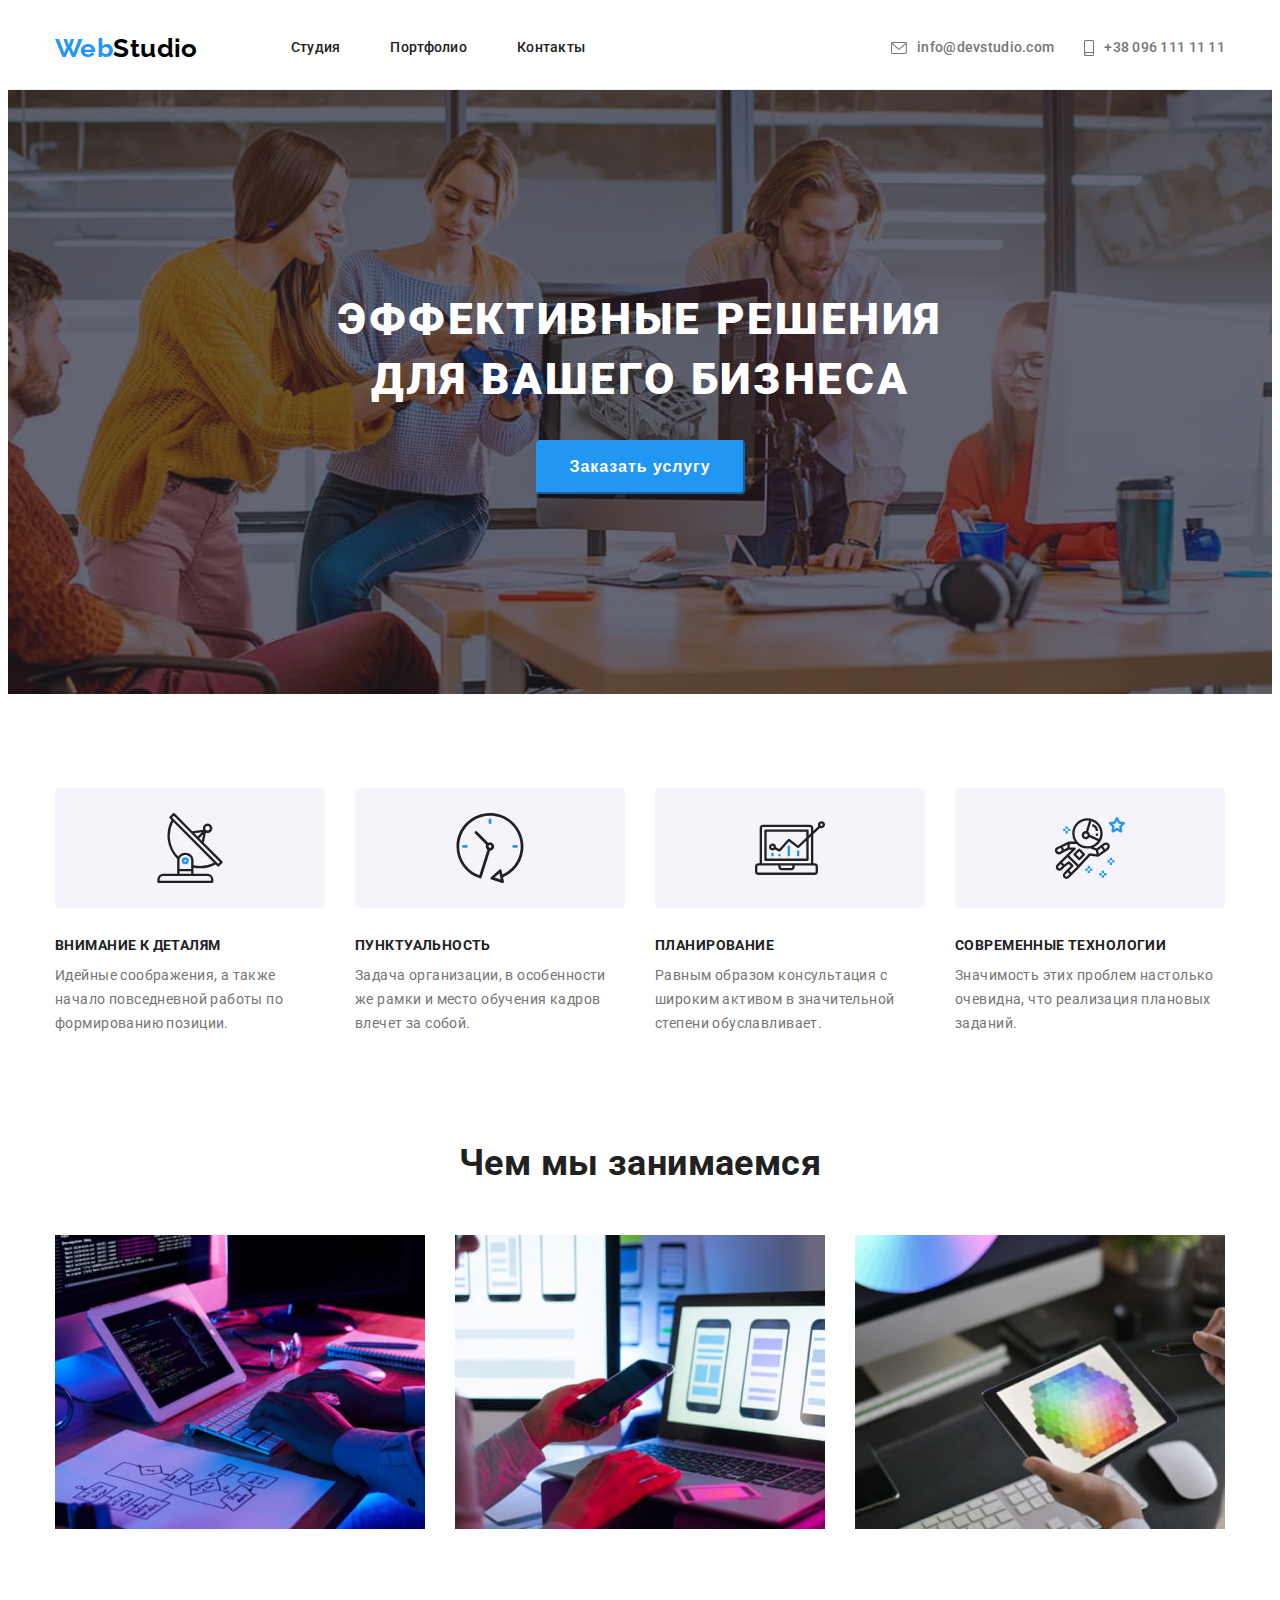
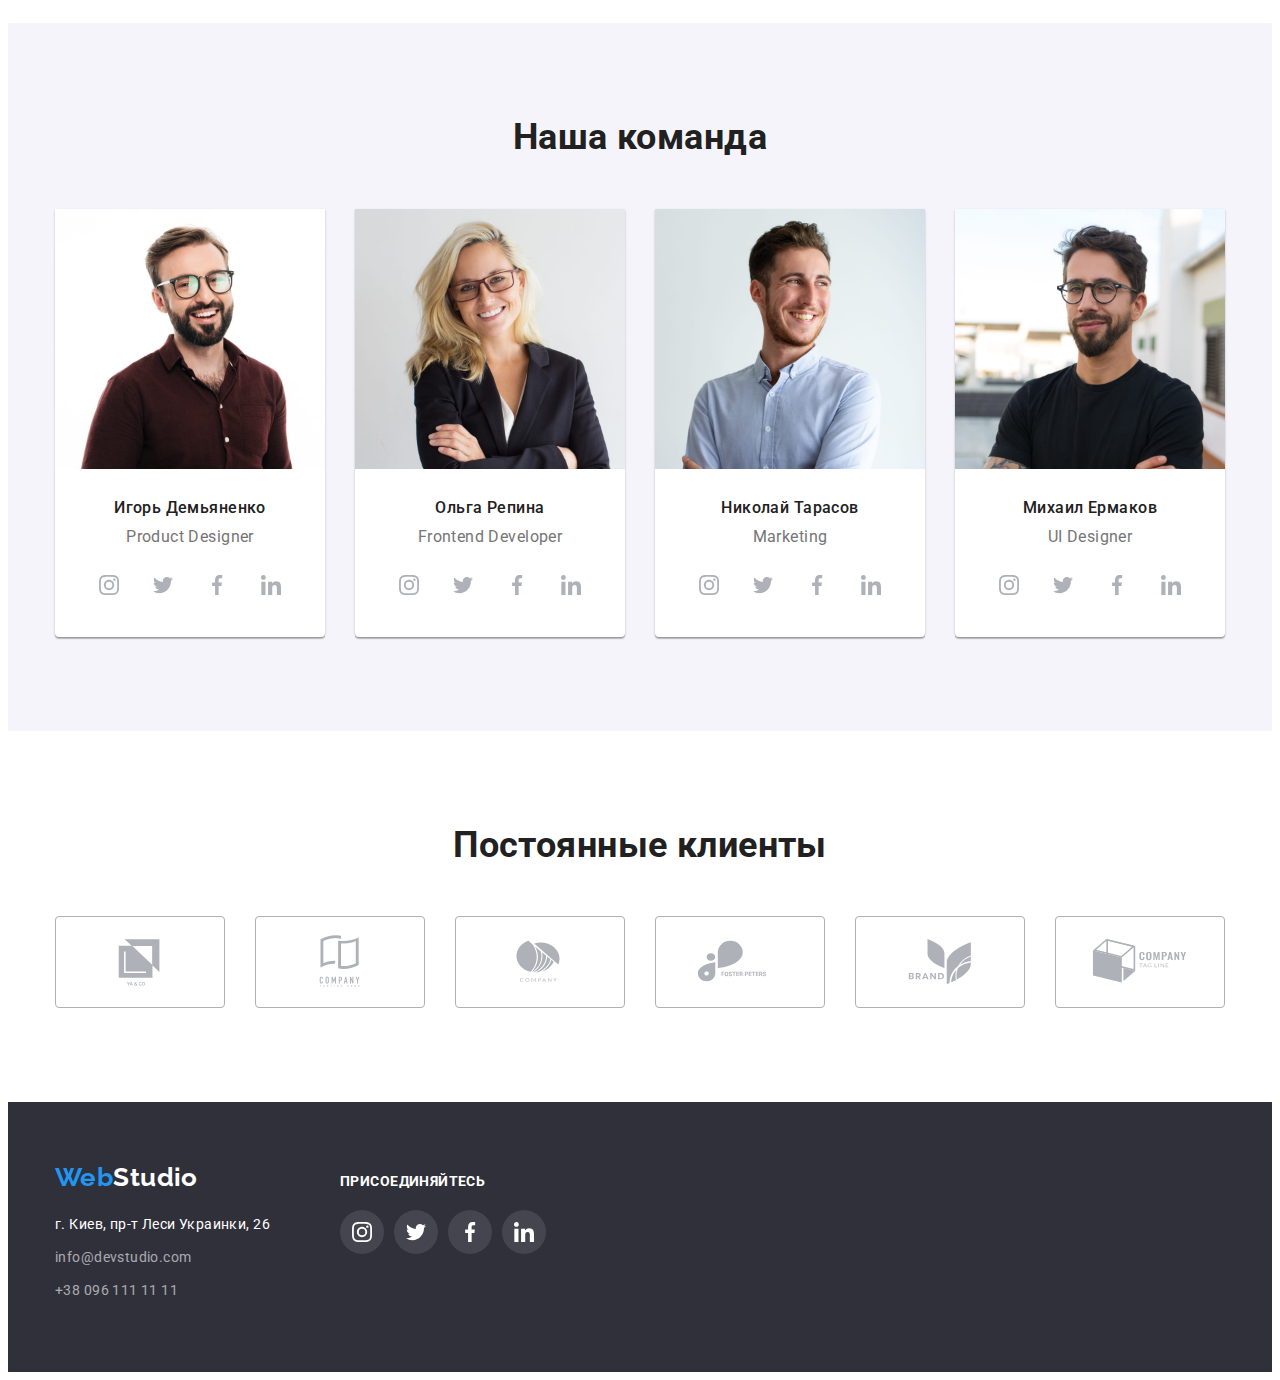
<file: index.html>
<!DOCTYPE html>
<html lang="ru">
  <head>
    <meta charset="UTF-8" />
    <meta http-equiv="X-UA-Compatible" content="IE=edge" />
    <meta name="viewport" content="width=device-width, initial-scale=1.0" />
    <link rel="preconnect" href="https://fonts.googleapis.com" />
    <link rel="preconnect" href="https://fonts.gstatic.com" crossorigin />
    <link
      href="https://fonts.googleapis.com/css2?family=Raleway:wght@700&family=Roboto:wght@400;500;700;900&display=swap"
      rel="stylesheet"
    />
    <link
      rel="stylesheet"
      href="https://cdnjs.cloudflare.com/ajax/libs/modern-normalize/1.1.0/modern-normalize.min.css"
      integrity="sha512-wpPYUAdjBVSE4KJnH1VR1HeZfpl1ub8YT/NKx4PuQ5NmX2tKuGu6U/JRp5y+Y8XG2tV+wKQpNHVUX03MfMFn9Q=="
      crossorigin="anonymous"
      referrerpolicy="no-referrer"
    />
    <link rel="stylesheet" href="./css/styles.css" />
    <title>Document</title>
  </head>

  <body>
    <header class="header">
      <div class="container">
        <!-- Navigation -->
        <nav class="main-nav">
          <a href="./index.html" lang="en" class="logo">
            Web<span class="logo-header">Studio</span>
          </a>

          <ul class="site-nav">
            <li class="item-nav">
              <a href="./index.html" class="link-nav">Студия</a>
            </li>
            <li class="item-nav">
              <a href="./portfolio.html" class="link-nav">Портфолио</a>
            </li>
            <li class="item-nav"><a href="" class="link-nav">Контакты</a></li>
          </ul>
        </nav>

        <!-- Contacts -->
        <ul class="contacts">
          <li class="item-contacts">
            <a href="mailto:info@devstudio.com" class="link-contacts">
              <svg class="icon-envelope">
                <use href="./images/sprite.svg#icon-envelope"></use>
              </svg>
              info@devstudio.com
            </a>
          </li>
          <li class="item-contacts">
            <a href="tel:+380961111111" class="link-contacts">
              <svg class="icon-smartphone">
                <use href="./images/sprite.svg#icon-smartphone"></use>
              </svg>
              +38 096 111 11 11
            </a>
          </li>
        </ul>
      </div>
    </header>

    <main>
      <!-- Hero -->
      <section class="hero hero-bg">
        <div class="container">
          <h1 class="text-hero">
            Эффективные решения <br />
            для вашего бизнеса
          </h1>
          <button type="button" class="button-hero">Заказать услугу</button>
        </div>
      </section>

      <!-- Company features -->
      <section class="section feature-section">
        <div class="container">
          <h2 class="visually-hidden">Особенности компании</h2>
          <ul class="feature-list">
            <li class="item-features">
              <div class="icon-features">
                <svg width="70px" height="70px">
                  <use href="./images/sprite.svg#icon-antenna"></use>
                </svg>
              </div>

              <h3 class="subtitle-features">Внимание к деталям</h3>
              <p class="text-features">
                Идейные соображения, а также начало повседневной работы по
                формированию позиции.
              </p>
            </li>
            <li class="item-features">
              <div class="icon-features">
                <svg width="70px" height="70px">
                  <use href="./images/sprite.svg#icon-clock"></use>
                </svg>
              </div>

              <h3 class="subtitle-features">Пунктуальность</h3>
              <p class="text-features">
                Задача организации, в особенности же рамки и место обучения
                кадров влечет за собой.
              </p>
            </li>
            <li class="item-features">
              <div class="icon-features">
                <svg width="70px" height="70px">
                  <use href="./images/sprite.svg#icon-diagram"></use>
                </svg>
              </div>

              <h3 class="subtitle-features">Планирование</h3>
              <p class="text-features">
                Равным образом консультация с широким активом в значительной
                степени обуславливает.
              </p>
            </li>
            <li class="item-features">
              <div class="icon-features">
                <svg width="70px" height="70px">
                  <use href="./images/sprite.svg#icon-astronaut"></use>
                </svg>
              </div>

              <h3 class="subtitle-features">Современные технологии</h3>
              <p class="text-features">
                Значимость этих проблем настолько очевидна, что реализация
                плановых заданий.
              </p>
            </li>
          </ul>
        </div>
      </section>

      <!-- Company activity -->
      <section class="section">
        <div class="container">
          <h2 class="title-activity">Чем мы занимаемся</h2>
          <ul class="activity-list">
            <li class="activity-item">
              <img
                src="./images/coding.jpg"
                alt="Человек набирает код на клавиатуре"
                width="370"
                class="img"
              />
            </li>
            <li class="activity-item">
              <img
                src="./images/layout-for-phone.jpg"
                alt="Человек сравнивает макеты сайта для телефона"
                width="370"
                class="img"
              />
            </li>
            <li class="activity-item">
              <img
                src="./images/color-selection.jpg"
                alt="Человек выбирает цветовую палитру на планшете"
                width="370"
                class="img"
              />
            </li>
          </ul>
        </div>
      </section>

      <!-- Team -->
      <section class="team section">
        <div class="container">
          <h2 class="title-team">Наша команда</h2>
          <ul class="team-list">
            <li class="team-item">
              <img
                src="./images/igor-demianenko.jpg"
                alt="Улыбающийся темноволосый мужчина с бородой и в очках"
                width="270"
                class="img"
              />
              <div class="desc-team">
                <h3 class="subtitle-team">Игорь Демьяненко</h3>
                <p class="occupation">Product Designer</p>
                <ul class="icon-list">
                  <li class="desc-item">
                    <a class="button-link button" href="">
                      <svg class="icon-team" width="20px" height="20px">
                        <use href="./images/sprite.svg#icon-instagram"></use>
                      </svg>
                    </a>
                  </li>
                  <li class="desc-item">
                    <a class="button-link button" href="">
                      <svg class="icon-team" width="20px" height="20px">
                        <use href="./images/sprite.svg#icon-twitter"></use>
                      </svg>
                    </a>
                  </li>
                  <li class="desc-item">
                    <a class="button-link button" href="">
                      <svg class="icon-team" width="20px" height="20px">
                        <use href="./images/sprite.svg#icon-facebook"></use>
                      </svg>
                    </a>
                  </li>
                  <li class="desc-item">
                    <a class="button-link button" href="">
                      <svg class="icon-team" width="20px" height="20px">
                        <use href="./images/sprite.svg#icon-linkedin"></use>
                      </svg>
                    </a>
                  </li>
                </ul>
              </div>
            </li>
            <li class="team-item">
              <img
                src="./images/olga-repina.jpg"
                alt="Улыбающаяся светловолосая женщина в очках"
                width="270"
                class="img"
              />
              <div class="desc-team">
                <h3 class="subtitle-team">Ольга Репина</h3>
                <p class="occupation">Frontend Developer</p>
                <ul class="icon-list">
                  <li class="desc-item">
                    <a class="button-link button" href="">
                      <svg class="icon-team" width="20px" height="20px">
                        <use href="./images/sprite.svg#icon-instagram"></use>
                      </svg>
                    </a>
                  </li>
                  <li class="desc-item">
                    <a class="button-link button" href="">
                      <svg class="icon-team" width="20px" height="20px">
                        <use href="./images/sprite.svg#icon-twitter"></use>
                      </svg>
                    </a>
                  </li>
                  <li class="desc-item">
                    <a class="button-link button" href="">
                      <svg class="icon-team" width="20px" height="20px">
                        <use href="./images/sprite.svg#icon-facebook"></use>
                      </svg>
                    </a>
                  </li>
                  <li class="desc-item">
                    <a class="button-link button" href="">
                      <svg class="icon-team" width="20px" height="20px">
                        <use href="./images/sprite.svg#icon-linkedin"></use>
                      </svg>
                    </a>
                  </li>
                </ul>
              </div>
            </li>
            <li class="team-item">
              <img
                src="./images/nikolay-tarasov.jpg"
                alt="Улыбающийся русый мужчина с бородой и в рубашке"
                width="270"
                class="img"
              />
              <div class="desc-team">
                <h3 class="subtitle-team">Николай Тарасов</h3>
                <p class="occupation">Marketing</p>
                <ul class="icon-list">
                  <li class="desc-item">
                    <a class="button-link button" href="">
                      <svg class="icon-team" width="20px" height="20px">
                        <use href="./images/sprite.svg#icon-instagram"></use>
                      </svg>
                    </a>
                  </li>
                  <li class="desc-item">
                    <a class="button-link button" href="">
                      <svg class="icon-team" width="20px" height="20px">
                        <use href="./images/sprite.svg#icon-twitter"></use>
                      </svg>
                    </a>
                  </li>
                  <li class="desc-item">
                    <a class="button-link button" href="">
                      <svg class="icon-team" width="20px" height="20px">
                        <use href="./images/sprite.svg#icon-facebook"></use>
                      </svg>
                    </a>
                  </li>
                  <li class="desc-item">
                    <a class="button-link button" href="">
                      <svg class="icon-team" width="20px" height="20px">
                        <use href="./images/sprite.svg#icon-linkedin"></use>
                      </svg>
                    </a>
                  </li>
                </ul>
              </div>
            </li>
            <li class="team-item">
              <img
                src="./images/mikhail-ermakov.jpg"
                alt="Улыбающийся темноволосый мужчина с бородой и в очках"
                width="270"
                class="img"
              />
              <div class="desc-team">
                <h3 class="subtitle-team">Михаил Ермаков</h3>
                <p class="occupation">UI Designer</p>
                <ul class="icon-list">
                  <li class="desc-item">
                    <a class="button-link button" href="">
                      <svg class="icon-team" width="20px" height="20px">
                        <use href="./images/sprite.svg#icon-instagram"></use>
                      </svg>
                    </a>
                  </li>
                  <li class="desc-item">
                    <a class="button-link button" href="">
                      <svg class="icon-team" width="20px" height="20px">
                        <use href="./images/sprite.svg#icon-twitter"></use>
                      </svg>
                    </a>
                  </li>
                  <li class="desc-item">
                    <a class="button-link button" href="">
                      <svg class="icon-team" width="20px" height="20px">
                        <use href="./images/sprite.svg#icon-facebook"></use>
                      </svg>
                    </a>
                  </li>
                  <li class="desc-item">
                    <a class="button-link button" href="">
                      <svg class="icon-team" width="20px" height="20px">
                        <use href="./images/sprite.svg#icon-linkedin"></use>
                      </svg>
                    </a>
                  </li>
                </ul>
              </div>
            </li>
          </ul>
        </div>
      </section>

      <section class="clients section">
        <div class="container">
          <h2 class="clients-header">Постоянные клиенты</h2>
        <ul class="clients-list">
          <li class="clients-item">
            <a class="clients-link" href="">
              <svg class="icon-clients" width="106px" height="60px">
                <use href="./images/sprite.svg#icon-client-1"></use>
              </svg>
            </a>
          </li>
          <li class="clients-item">
            <a class="clients-link" href="">
              <svg class="icon-clients" width="106px" height="60px">
                <use href="./images/sprite.svg#icon-client-2"></use>
              </svg>
            </a>
          </li>
          <li class="clients-item">
            <a class="clients-link" href="">
              <svg class="icon-clients" width="106px" height="60px">
                <use href="./images/sprite.svg#icon-client-3"></use>
              </svg>
            </a>
          </li>

          <li class="clients-item">
            <a class="clients-link" href="">
              <svg class="icon-clients" width="106px" height="60px">
                <use href="./images/sprite.svg#icon-client-4"></use>
              </svg>
            </a>
          </li>
          <li class="clients-item">
            <a class="clients-link" href="">
              <svg class="icon-clients" width="106px" height="60px">
                <use href="./images/sprite.svg#icon-client-5"></use>
              </svg>
            </a>
          </li>
          <li class="clients-item">
            <a class="clients-link" href="">
              <svg class="icon-clients" width="106px" height="60px">
                <use href="./images/sprite.svg#icon-client-6"></use>
              </svg>
            </a>
          </li>
        </ul>
        </div>
      </section>
    </main>

    <!-- Footer -->
    <footer class="footer">
      <div class="container container-footer">
        <section class="address-section">
          <a href="./index.html" lang="en" class="logo">
            Web<span class="logo-footer">Studio</span>
          </a>
          <address class="footer-address">
            <p class="text-footer">г. Киев, пр-т Леси Украинки, 26</p>
            <a href="mailto:info@devstudio.com" class="link-footer">
              info@devstudio.com
            </a>
            <a href="tel:+380961111111" class="link-footer">
              +38 096 111 11 11
            </a>
          </address>
        </section>
        <section class="join-section">
          <p class="join-caption">ПРИСОЕДИНЯЙТЕСЬ</p>
          <ul class="icon-list">
                  <li class="desc-item">
                    <a class="button-link button" href="">
                      <svg class="icon-team" width="20px" height="20px">
                        <use href="./images/sprite.svg#icon-instagram"></use>
                      </svg>
                    </a>
                  </li>
                  <li class="desc-item">
                    <a class="button-link button" href="">
                      <svg class="icon-team" width="20px" height="20px">
                        <use href="./images/sprite.svg#icon-twitter"></use>
                      </svg>
                    </a>
                  </li>
                  <li class="desc-item">
                    <a class="button-link button" href="">
                      <svg class="icon-team" width="20px" height="20px">
                        <use href="./images/sprite.svg#icon-facebook"></use>
                      </svg>
                    </a>
                  </li>
                  <li class="desc-item">
                    <a class="button-link button" href="">
                      <svg class="icon-team" width="20px" height="20px">
                        <use href="./images/sprite.svg#icon-linkedin"></use>
                      </svg>
                    </a>
                  </li>
                </ul>
        </div>
      </div>
    </footer>
  </body>
</html>
</file>
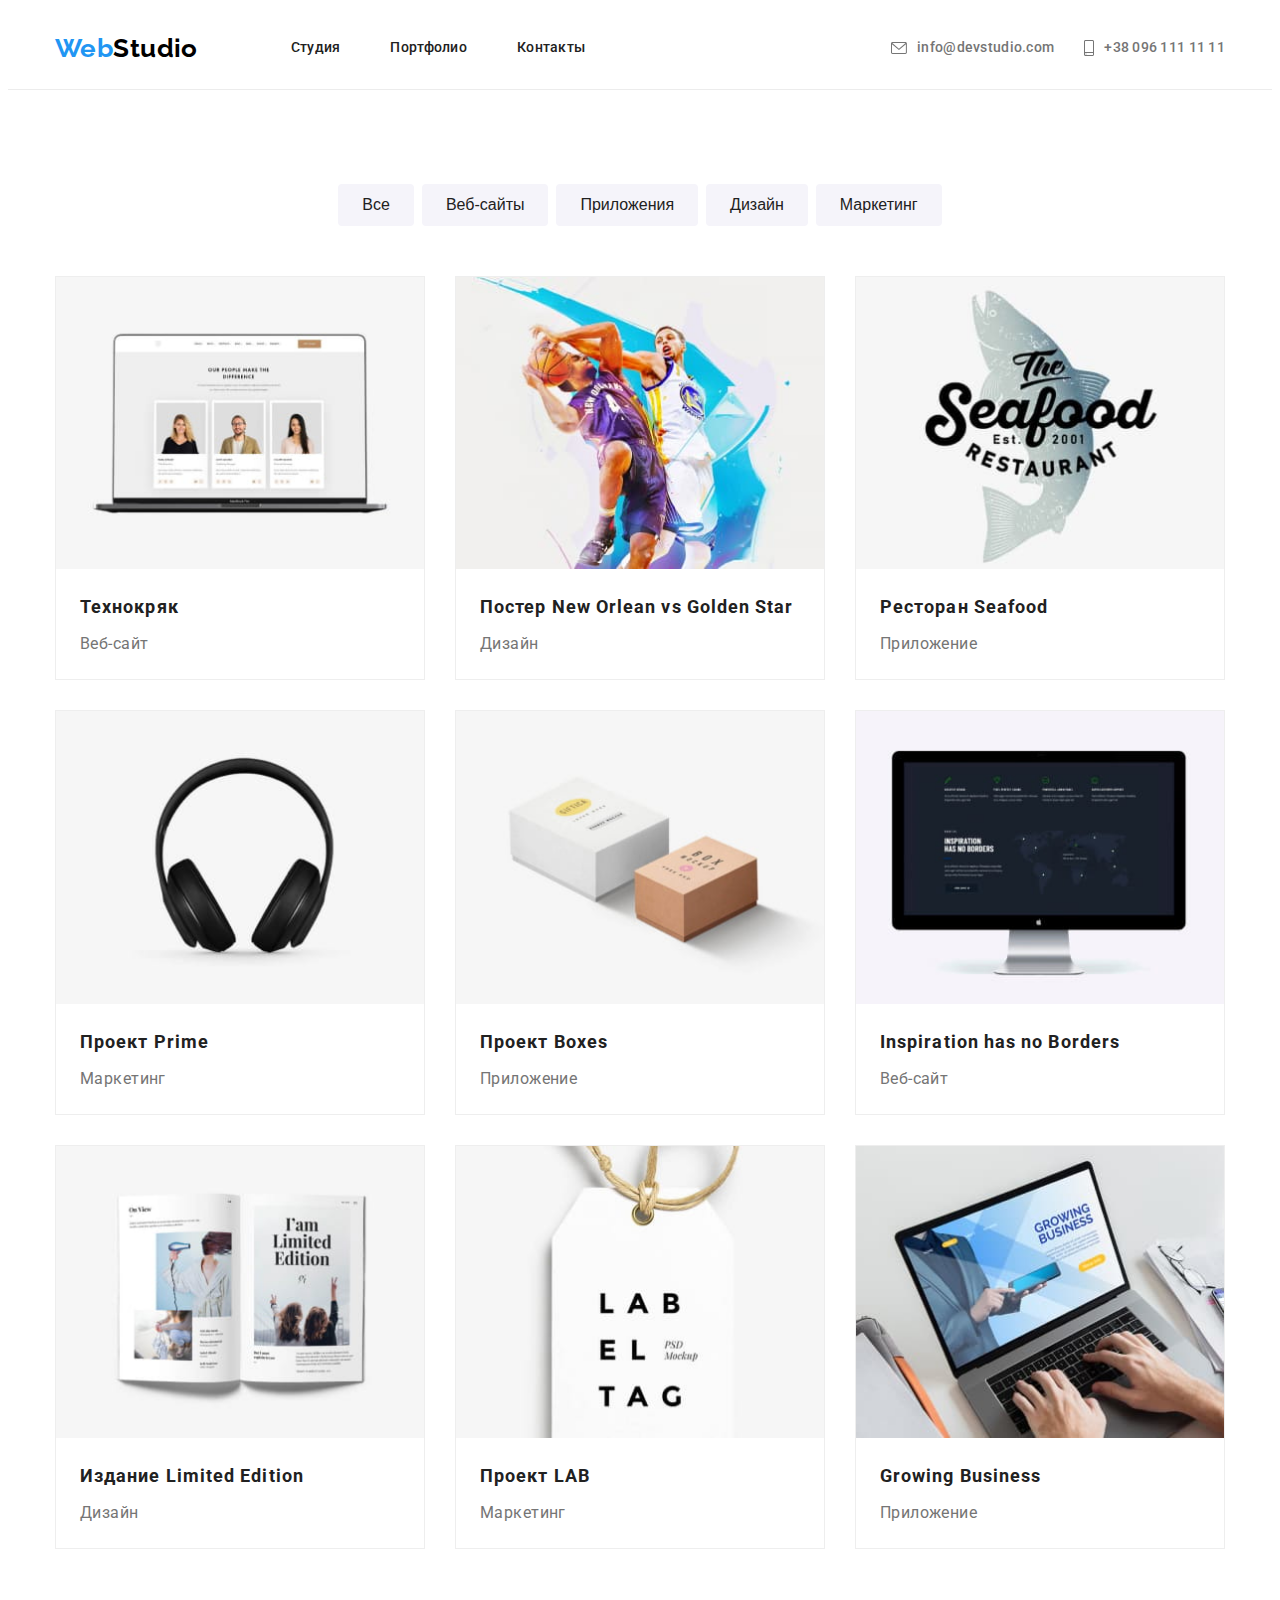
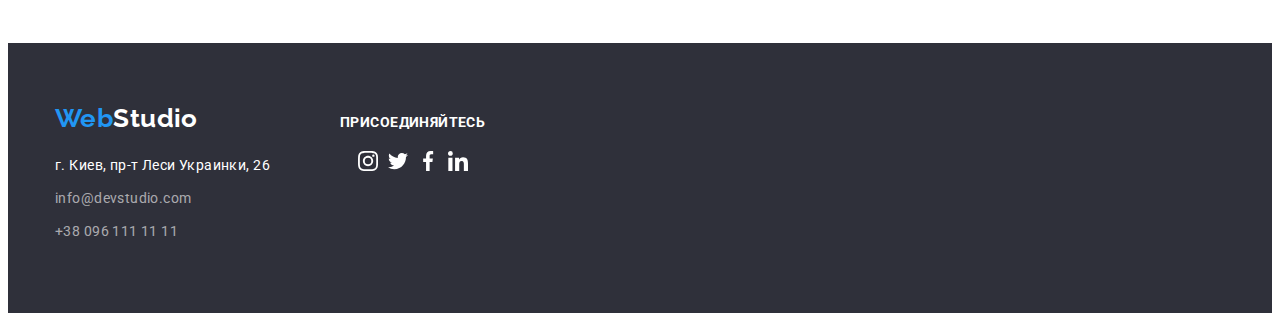
<file: portfolio.html>
<!DOCTYPE html>
<html lang="ru">
  <head>
    <meta charset="UTF-8" />
    <meta http-equiv="X-UA-Compatible" content="IE=edge" />
    <meta name="viewport" content="width=device-width, initial-scale=1.0" />
    <link rel="preconnect" href="https://fonts.googleapis.com" />
    <link rel="preconnect" href="https://fonts.gstatic.com" crossorigin />
    <link
      href="https://fonts.googleapis.com/css2?family=Raleway:wght@700&family=Roboto:wght@400;500;700;900&display=swap"
      rel="stylesheet"
    />
    <link
      rel="stylesheet"
      href="https://cdnjs.cloudflare.com/ajax/libs/modern-normalize/1.1.0/modern-normalize.min.css"
      integrity="sha512-wpPYUAdjBVSE4KJnH1VR1HeZfpl1ub8YT/NKx4PuQ5NmX2tKuGu6U/JRp5y+Y8XG2tV+wKQpNHVUX03MfMFn9Q=="
      crossorigin="anonymous"
      referrerpolicy="no-referrer"
    />
    <link rel="stylesheet" href="./css/styles.css" />
    <title>Document</title>
  </head>

  <body>
    <header class="header">
      <div class="container">
        <!-- Navigation -->
        <nav class="main-nav">
          <a href="./index.html" lang="en" class="logo">
            Web<span class="logo-header">Studio</span>
          </a>

          <ul class="site-nav">
            <li class="item-nav">
              <a href="./index.html" class="link-nav">Студия</a>
            </li>
            <li class="item-nav">
              <a href="./portfolio.html" class="link-nav">Портфолио</a>
            </li>
            <li class="item-nav"><a href="" class="link-nav">Контакты</a></li>
          </ul>
        </nav>

        <!-- Contacts -->
        <ul class="contacts">
          <li class="item-contacts">
            <a href="mailto:info@devstudio.com" class="link-contacts">
              <svg class="icon-envelope">
                <use href="./images/sprite.svg#icon-envelope"></use>
              </svg>
              info@devstudio.com
            </a>
          </li>
          <li class="item-contacts">
            <a href="tel:+380961111111" class="link-contacts">
              <svg class="icon-smartphone">
                <use href="./images/sprite.svg#icon-smartphone"></use>
              </svg>
              +38 096 111 11 11
            </a>
          </li>
        </ul>
      </div>
    </header>

    <main>
      <section class="section">
        <div class="container">
          <!-- Sorting -->
          <h2 class="visually-hidden">Кнопки для сортировки работ</h2>
          <ul class="sorting-list">
            <li class="sorting-item">
              <button type="button" class="sorting-button">Все</button>
            </li>
            <li class="sorting-item">
              <button type="button" class="sorting-button">Веб-сайты</button>
            </li>
            <li class="sorting-item">
              <button type="button" class="sorting-button">Приложения</button>
            </li>
            <li class="sorting-item">
              <button type="button" class="sorting-button">Дизайн</button>
            </li>
            <li class="sorting-item">
              <button type="button" class="sorting-button">Маркетинг</button>
            </li>
          </ul>

          <!-- Work examples -->
          <h2 class="visually-hidden">Примеры работ</h2>
          <ul class="portfolio-list">
            <li class="portfolio-item">
              <a href="" class="link-portfolio">
                <img
                  src="./images/portfolio/technocrack.jpg"
                  alt="Веб-сайт на ноутбуке"
                  width="370"
                  class="img"
                />
                <div class="portfolio-text">
                  <h2 class="title-portfolio">Технокряк</h2>
                  <p class="work-type">Веб-сайт</p>
                </div>
              </a>
            </li>
            <li class="portfolio-item">
              <a href="" class="link-portfolio">
                <img
                  src="./images/portfolio/neworlean-vs-goldenstar.jpg"
                  alt='Два баскетболиста в форме "New Orlean" и "Golden Star"'
                  width="370"
                  class="img"
                />
                <div class="portfolio-text">
                  <h2 class="title-portfolio">
                    Постер New Orlean vs Golden Star
                  </h2>
                  <p class="work-type">Дизайн</p>
                </div>
              </a>
            </li>
            <li class="portfolio-item">
              <a href="" class="link-portfolio"
                ><img
                  src="./images/portfolio/seafood.jpg"
                  alt="Название ресторана на фоне рыбы"
                  width="370"
                  class="img"
                />
                <div class="portfolio-text">
                  <h2 class="title-portfolio">Ресторан Seafood</h2>
                  <p class="work-type">Приложение</p>
                </div>
              </a>
            </li>

            <li class="portfolio-item">
              <a href="" class="link-portfolio"
                ><img
                  src="./images/portfolio/headphones.jpg"
                  alt="Наушники накладные"
                  width="370"
                  class="img"
                />
                <div class="portfolio-text">
                  <h2 class="title-portfolio">Проект Prime</h2>
                  <p class="work-type">Маркетинг</p>
                </div>
              </a>
            </li>
            <li class="portfolio-item">
              <a href="" class="link-portfolio">
                <img
                  src="./images/portfolio/boxes.jpg"
                  alt="Белая и коричневая коробки"
                  width="370"
                  class="img"
                />
                <div class="portfolio-text">
                  <h2 class="title-portfolio">Проект Boxes</h2>
                  <p class="work-type">Приложение</p>
                </div>
              </a>
            </li>
            <li class="portfolio-item">
              <a href="" class="link-portfolio">
                <img
                  src="./images/portfolio/mac-desktop.jpg"
                  alt="Монитор Apple"
                  width="370"
                  class="img"
                />
                <div class="portfolio-text">
                  <h2 class="title-portfolio">Inspiration has no Borders</h2>
                  <p class="work-type">Веб-сайт</p>
                </div>
              </a>
            </li>

            <li class="portfolio-item">
              <a href="" class="link-portfolio">
                <img
                  src="./images/portfolio/limited-edition.jpg"
                  alt="Раскрытый журнал"
                  width="370"
                  class="img"
                />
                <div class="portfolio-text">
                  <h2 class="title-portfolio">Издание Limited Edition</h2>
                  <p class="work-type">Дизайн</p>
                </div>
              </a>
            </li>
            <li class="portfolio-item">
              <a href="" class="link-portfolio">
                <img
                  src="./images/portfolio/label.jpg"
                  alt="Белая бирка"
                  width="370"
                  class="img"
                />
                <div class="portfolio-text">
                  <h2 class="title-portfolio">Проект LAB</h2>
                  <p class="work-type">Маркетинг</p>
                </div>
              </a>
            </li>
            <li class="portfolio-item">
              <a href="" class="link-portfolio">
                <img
                  src="./images/portfolio/business.jpg"
                  alt="Человек работает на ноутбуке"
                  width="370"
                  class="img"
                />
                <div class="portfolio-text">
                  <h2 class="title-portfolio">Growing Business</h2>
                  <p class="work-type">Приложение</p>
                </div>
              </a>
            </li>
          </ul>
        </div>
      </section>
    </main>

    <!-- Footer -->
    <footer class="footer">
      <div class="container container-footer">
        <section class="address-section">
          <a href="./index.html" lang="en" class="logo">
            Web<span class="logo-footer">Studio</span>
          </a>
          <address class="footer-address">
            <p class="text-footer">г. Киев, пр-т Леси Украинки, 26</p>
            <a href="mailto:info@devstudio.com" class="link-footer">
              info@devstudio.com
            </a>
            <a href="tel:+380961111111" class="link-footer">
              +38 096 111 11 11
            </a>
          </address>
        </section>
        <section class="join-section">
          <p class="join-caption">ПРИСОЕДИНЯЙТЕСЬ</p>
          <ul class="icon-list">
                  <li class="desc-item">
                    <a class="button-team button" href="">
                      <svg class="icon-team" width="20px" height="20px">
                        <use href="./images/sprite.svg#icon-instagram"></use>
                      </svg>
                    </a>
                  </li>
                  <li class="desc-item">
                    <a class="button-team button" href="">
                      <svg class="icon-team" width="20px" height="20px">
                        <use href="./images/sprite.svg#icon-twitter"></use>
                      </svg>
                    </a>
                  </li>
                  <li class="desc-item">
                    <a class="button-team button" href="">
                      <svg class="icon-team" width="20px" height="20px">
                        <use href="./images/sprite.svg#icon-facebook"></use>
                      </svg>
                    </a>
                  </li>
                  <li class="desc-item">
                    <a class="button-team button" href="">
                      <svg class="icon-team" width="20px" height="20px">
                        <use href="./images/sprite.svg#icon-linkedin"></use>
                      </svg>
                    </a>
                  </li>
                </ul>
        </div>
      </div>
    </footer>
  </body>
</html>
</file>
<file: css/styles.css>
html {
  box-sizing: border-box;
}

*,
*::after,
*::before {
  box-sizing: inherit;
}

/* Utilities */
h1,
h2,
h3,
h4,
h5,
h6,
p {
  margin-top: 0;
}

a {
  text-decoration: none;
}

img {
  display: block;
  max-width: 100%;
  height: auto;
}

.section {
  padding-top: 94px;
  padding-bottom: 94px;
}

.visually-hidden {
  position: absolute;
  width: 1px;
  height: 1px;
  margin: -1px;
  border: 0;
  padding: 0;

  white-space: nowrap;
  clip-path: inset(100%);
  clip: rect(0 0 0 0);
  overflow: hidden;
}

.container {
  width: 1200px;
  padding: 0 15px;
  margin-right: auto;
  margin-left: auto;
}

/* Variables */
:root {
  --primary-text-color: #212121;
  --secondary-text-color: #757575;

  --accent-color: #2196f3;
  --white-text-color: #ffffff;

  --logo-text-color: #000000;
  --hero-text-color: #ffffff;
  --footer-text-color: #ffffff99;

  --primary-background-color: #ffffff;
  --secondary-background-color: #f5f4fa;
  --accent-background-color: #2f303a;

  --icon-primary-color: #afb1b8;
  --icon-secondary-color: #ffffff;
  --icon-footer-color: rgba(255, 255, 255, 0.1);

  --transparent: 0;
}

/* ----------------------------------------------------- */
/* Body */
body {
  background-color: var(--primary-background-color);
  color: var(--primary-text-color);
  font-family: "Roboto", sans-serif;
  font-style: normal;
  font-weight: 400;
  font-size: 14px;
  line-height: 1.14;
  letter-spacing: 0.03em;
}

button {
  cursor: pointer;
  border-color: transparent;
}

/* ----------------------------------------------------- */
/* Logo */
.logo {
  padding: 25px 0;

  color: var(--accent-color);
  font-family: "Raleway", sans-serif;
  font-weight: 700;
  font-size: 26px;
  line-height: 1.19;
  text-decoration: none;
}

.logo-header {
  color: var(--logo-text-color);
}

.logo-footer {
  color: var(--white-text-color);
}

/* Navigation */

.header {
  border-bottom: 1px solid #ececec;
}

.header .container {
  display: flex;
  align-items: center;
}

.main-nav {
  display: flex;
  align-items: center;
}

.site-nav {
  display: flex;
  padding-left: 93px;
  margin-top: 0;
  margin-bottom: 0;
}

.site-nav,
.contacts {
  list-style: none;
  font-weight: 500;
  letter-spacing: 0.02em;
}

.contacts {
  display: flex;
  margin: 0;
  margin-left: auto;
}

.link-portfolio {
  color: var(--primary-text-color);
  text-decoration: none;
}

.item-nav:not(:first-child) {
  margin-left: 50px;
}

.link-nav {
  display: block;

  color: var(--primary-text-color);
  text-decoration: none;
}

.icon-envelope,
.icon-smartphone {
  margin-right: 10px;
  fill: currentColor;
}

.icon-envelope {
  width: 16px;
  height: 12px;
}

.icon-smartphone {
  width: 10px;
  height: 16px;
}

.icon-envelope:hover,
.icon-smartphone:hover,
.icon-envelope:focus,
.icon-smartphone:focus {
  fill: var(--accent-color);
}

.item-contacts:not(:first-child) {
  margin-left: 30px;
}

.link-contacts {
  display: flex;
  align-items: center;
  justify-content: center;

  color: var(--secondary-text-color);
  text-decoration: none;
}

.link-nav:hover,
.link-nav:focus,
.link-contacts:hover,
.link-contacts:focus,
.link-footer:hover,
.link-footer:focus {
  color: var(--accent-color);
}

/* ----------------------------------------------------- */
/* Main. Hero */
.hero {
  text-align: center;
  width: 100%;
  padding: 200px 0;
  margin-right: auto;
  margin-left: auto;
  background-color: var(--accent-background-color);
  background-size: cover;
  background-position: center;
  background-repeat: no-repeat;
  background-image: linear-gradient(
      rgba(47, 48, 58, 0.4),
      rgba(47, 48, 58, 0.4)
    ),
    url(../images/bg-image.jpg);
}

.text-hero {
  margin-bottom: 30px;
  text-align: center;

  color: var(--hero-text-color);
  font-size: 44px;
  font-weight: 900;
  line-height: 1.36;
  letter-spacing: 0.06em;
  text-transform: uppercase;
}

.button-hero {
  display: inline-block;
  min-width: 200px;
  padding: 10px 32px;
  border-radius: 4px;
  border-color: var(--accent-color);
  text-align: center;

  background-color: var(--accent-color);
  color: var(--white-text-color);

  font-weight: 700;
  font-size: 16px;
  line-height: 1.88;
  letter-spacing: 0.06em;
}

/* ----------------------------------------------------- */
/* Main. Section 1. Company features */
.feature-list,
.activity-list,
.team-list,
.sorting-list,
.portfolio-list,
.icon-list,
.clients-list {
  list-style: none;
}

.feature-section {
  padding-bottom: 0;
}

.feature-list {
  display: flex;
  flex-wrap: wrap;
  padding-left: 0;
  margin: 0;
}

.item-features {
  width: calc((100% - 90px) / 4);
  margin-right: 30px;
}

.item-features:nth-child(4n) {
  margin-right: 0;
}

.icon-features {
  display: flex;
  align-items: center;
  justify-content: center;
  width: 270px;
  height: 120px;
  background-color: var(--secondary-background-color);
  border-radius: 4px;
  margin-bottom: 30px;
}

.subtitle-features {
  font-weight: 700;
  font-size: 14px;
  text-transform: uppercase;
  margin-bottom: 10px;
}

.text-features {
  color: var(--secondary-text-color);
  line-height: 1.71;
}

/* ----------------------------------------------------- */
/* Main. Section 2. Company activity */
.title-activity,
.title-team {
  font-weight: 700;
  font-size: 36px;
  line-height: 1.16;
  text-align: center;
}

.title-activity,
.title-team {
  margin-bottom: 50px;
}

.activity-list {
  display: flex;
  flex-wrap: wrap;
  padding-left: 0;
  margin: 0;
}

.activity-item {
  width: calc((100% - 60px) / 3);
  margin-left: 30px;
}

.activity-item:first-child {
  margin-left: 0;
}

/* ----------------------------------------------------- */
/* Main. Section 3. Team */
.team {
  background-color: var(--secondary-background-color);
}

.team-list {
  display: flex;
  flex-wrap: wrap;
  padding-left: 0;
  margin: 0;
}

.team-item {
  width: calc((100% - 90px) / 4);
  margin-left: 30px;
  text-align: center;
  background-color: var(--primary-background-color);
  box-shadow: 0px 1px 3px rgba(0, 0, 0, 0.12), 0px 1px 1px rgba(0, 0, 0, 0.14),
    0px 2px 1px rgba(0, 0, 0, 0.2);
  border-radius: 0px 0px 4px 4px;
}

.team-item:first-child {
  margin-left: 0;
}

.subtitle-team {
  margin-bottom: 10px;
}

.desc-team {
  padding-top: 30px;
  padding-bottom: 30px;
}

.icon-list {
  display: flex;
  justify-content: center;
  align-items: center;
  padding: 0;
  margin: 0;
}

.team .icon-list {
  margin-left: 32px;
  margin-right: 32px;
}

.desc-item:not(:first-child) {
  margin-left: 10px;
}

.button-link {
  display: flex;
  justify-content: center;
  align-items: center;
  width: 44px;
  height: 44px;
  border: none;
  border-radius: 50%;
  background-color: var(--transparent);
}

.button-link:hover,
.button-link:focus {
  background-color: var(--accent-color);
}

.button-link:hover .icon-team,
.button-link:focus .icon-team {
  fill: var(--icon-secondary-color);
}

.icon-team {
  fill: var(--icon-primary-color);
}

.icon-team:hover,
.icon-team:focus {
  fill: var(--icon-secondary-color);
}

.subtitle-team,
.occupation {
  font-weight: 500;
  font-size: 16px;
  line-height: 1.18;
  text-align: center;
}

.occupation {
  font-weight: 400;
  color: var(--secondary-text-color);
  margin-bottom: 16px;
}

/* ----------------------------------------------------- */
/* Portfolio. Section 1. Sorting */

.sorting-list {
  display: flex;
  flex-wrap: wrap;
  padding-left: 0;
  margin: 0;
  margin-bottom: 50px;
  justify-content: center;
  align-items: center;
}
.sorting-item {
  margin-left: 8px;
}

.sorting-item:first-child {
  margin-left: 0;
}

.sorting-button {
  display: block;
  border-radius: 4px;
  padding: 6px 22px;

  background-color: var(--secondary-background-color);
  color: var(--primary-text-color);
  font-weight: 500;
  font-size: 16px;
  line-height: 1.62;
  text-align: center;
}

.sorting-button:hover,
.sorting-button:focus {
  background-color: var(--accent-color);
  color: var(--white-text-color);
}

/* ----------------------------------------------------- */
/* Portfolio. Section 2. Work examples */

.portfolio-list {
  display: flex;
  flex-wrap: wrap;
  padding-left: 0;
  margin: 0;
}

.portfolio-item {
  width: calc((100% - 60px) / 3);
  margin-left: 30px;
  border: 1px solid #eeeeee;
  margin-bottom: 30px;
}

.portfolio-item:nth-last-child(3n) {
  margin-left: 0;
}

.portfolio-item:nth-last-child(-n + 3) {
  margin-bottom: 0;
}

.portfolio-item:hover,
.portfolio-item:focus {
  box-shadow: 0px 1px 1px rgba(0, 0, 0, 0.12), 0px 4px 4px rgba(0, 0, 0, 0.06),
    1px 4px 6px rgba(0, 0, 0, 0.16);
}

.title-portfolio {
  font-weight: 700;
  font-size: 18px;
  line-height: 2;
  letter-spacing: 0.06em;
  margin-bottom: 4px;
}

.work-type {
  color: var(--secondary-text-color);
  font-size: 16px;
  line-height: 1.88;
  margin-bottom: 0;
}

.portfolio-text {
  padding: 20px 24px;
}

/* ----------------------------------------------------- */
/* Clients. Section 3*/

.clients-header {
  font-weight: 700;
  font-size: 36px;
  line-height: 1.16;
  text-align: center;
  color: var(--primary-text-color);
  margin-bottom: 50px;
}

.clients-list {
  display: flex;
  align-items: center;
  justify-content: center;
  padding: 0;
  margin: 0;
}

.clients-item:not(:first-child) {
  margin-left: 30px;
}

.clients-link {
  display: flex;
  align-items: center;
  justify-content: center;

  width: 170px;
  height: 92px;
  border: 1px solid var(--icon-primary-color);
  border-radius: 4px;
}

/* .clients-link {
  width: 106px;
  height: 60px;
} */

.icon-clients {
  fill: var(--icon-primary-color);
}

.clients-link:hover,
.clients-link:focus {
  border-color: var(--accent-color);
}

.clients-link:hover .icon-clients,
.clients-link:focus .icon-clients {
  fill: var(--accent-color);
}

.icon-clients:hover,
.icon-clients:focus {
  fill: var(--accent-color);
}

/* ----------------------------------------------------- */
/* Footer */
.container-footer {
  display: flex;
}

.footer {
  background-color: var(--accent-background-color);
  padding-top: 60px;
  padding-bottom: 60px;
}

.footer > .logo {
  display: block;
  margin-top: 0;
}

.address-section {
  padding-right: 70px;
}

.footer-address {
  margin-top: 20px;

  font-style: normal;
  line-height: 1.71;
}

.join-section {
  color: var(--white-text-color);
}

.join-caption {
  font-weight: 700;
  text-transform: uppercase;

  margin-bottom: 20px;
  padding-top: 12px;
}

.footer .button-link {
  background-color: var(--icon-footer-color);
}

.footer .icon-team {
  fill: var(--icon-secondary-color);
}

.footer .button-link:hover,
.footer .button-link:focus {
  background-color: var(--accent-color);
}

.link-footer {
  display: block;
  margin-bottom: 9px;
  color: var(--footer-text-color);
  text-decoration: none;
}

.text-footer {
  display: block;
  margin-bottom: 9px;
  color: var(--white-text-color);
}
</file>
